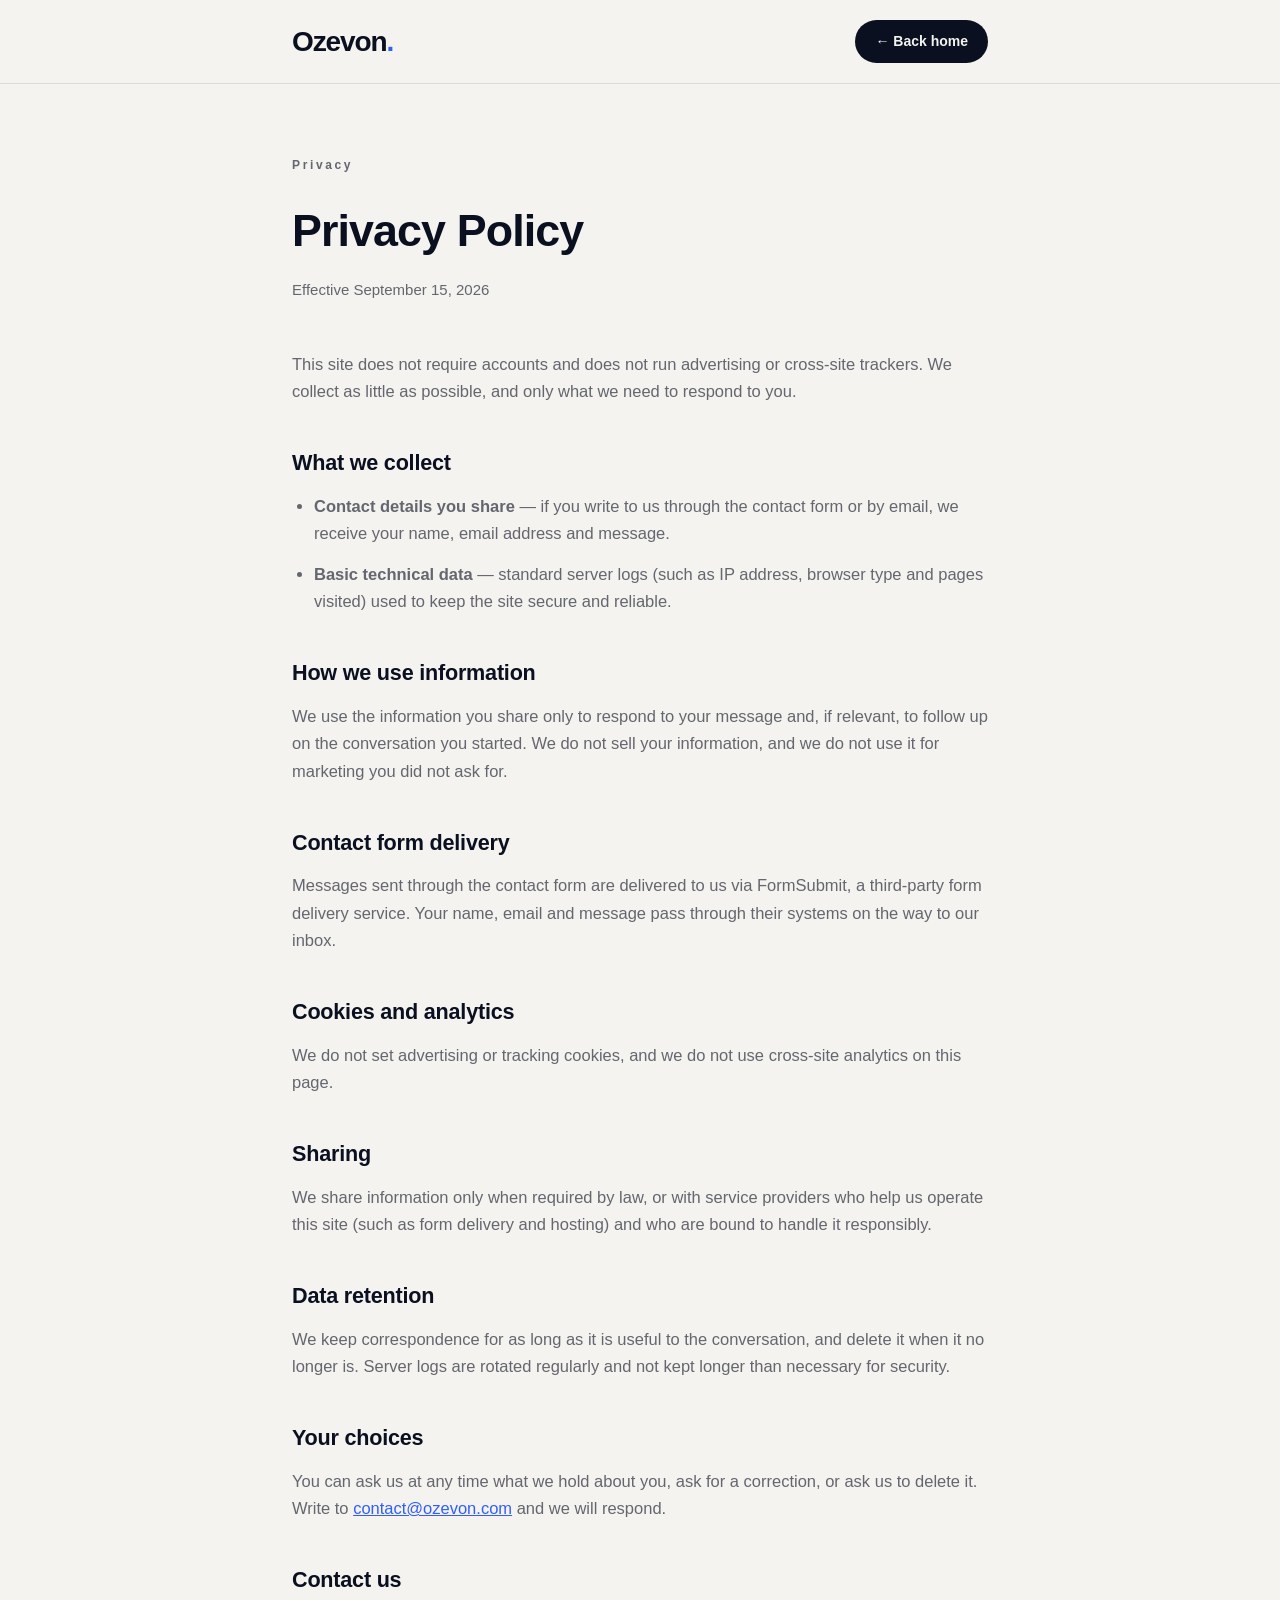
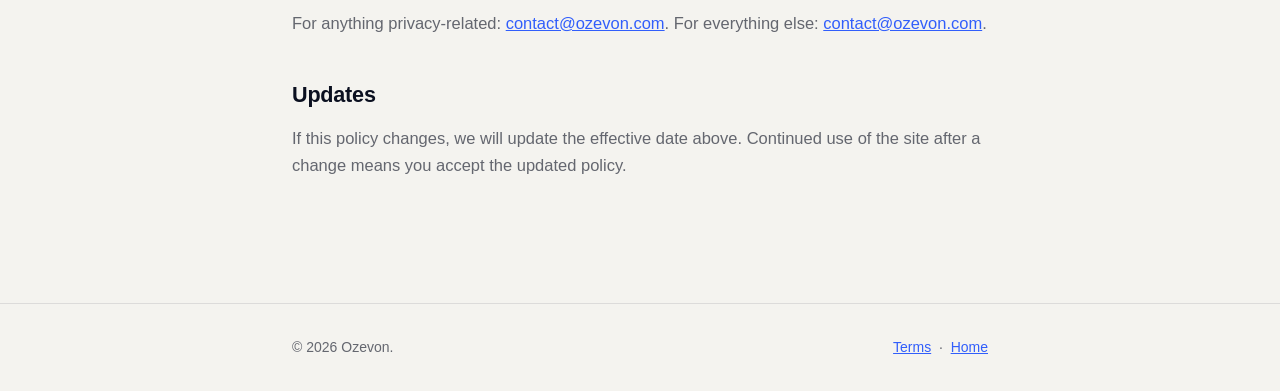
<file: privacy.html>
<!DOCTYPE html>
<html lang="en">
<head>
<meta charset="utf-8">
<meta name="viewport" content="width=device-width, initial-scale=1">
<title>Privacy — Ozevon</title>
<link rel="canonical" href="https://ozevon.com/privacy.html">
<meta name="description" content="How Ozevon handles information on ozevon.com.">
<link rel="icon" type="image/svg+xml" href="favicon.svg">
<link rel="apple-touch-icon" sizes="180x180" href="apple-touch-icon.png">
<meta name="theme-color" content="#F4F3EF" media="(prefers-color-scheme: light)">
<meta name="theme-color" content="#0B1020" media="(prefers-color-scheme: dark)">
<style>
:root{--cream:#F4F3EF;--ink:#0B1020;--blue:#315EFB;--ink60:rgba(11,16,32,.62);--line:rgba(11,16,32,.1);
--font:-apple-system,BlinkMacSystemFont,"Inter","Segoe UI",Roboto,sans-serif}
*{margin:0;padding:0;box-sizing:border-box}
body{font-family:var(--font);background:var(--cream);color:var(--ink);-webkit-font-smoothing:antialiased;line-height:1.65}
.top{border-bottom:1px solid var(--line)}
.top-in{max-width:760px;margin:0 auto;padding:20px 32px;display:flex;justify-content:space-between;align-items:center}
.wordmark{font-size:28px;line-height:1;font-weight:750;letter-spacing:-.04em;text-decoration:none;color:var(--ink)}.wordmark span{color:var(--blue)}
.back{display:inline-block;background:var(--ink);color:var(--cream);border-radius:999px;
padding:10px 20px;font-size:14px;font-weight:650;text-decoration:none}
main{max-width:760px;margin:0 auto;padding:72px 32px 110px}
.kicker{font-size:12px;letter-spacing:.22em;font-weight:700;margin-bottom:18px;color:var(--ink60)}
h1{font-size:clamp(2rem,4vw,2.8rem);letter-spacing:-.02em;margin-bottom:10px}
.eff{color:var(--ink60);margin-bottom:48px;font-size:15px}
h2{font-size:1.35rem;margin:40px 0 12px;letter-spacing:-.01em}
p,li{color:var(--ink60);font-size:16.5px;margin-bottom:14px}
ul{padding-left:22px}
a{color:var(--blue)}
.skip-link{position:absolute;top:12px;left:12px;z-index:100;background:var(--ink);color:#fff;padding:12px 18px;border-radius:8px;transform:translateY(-200%);text-decoration:none}
.skip-link:focus{transform:none;outline:3px solid var(--blue);outline-offset:3px}
footer{border-top:1px solid var(--line)}
.foot-in{max-width:760px;margin:0 auto;padding:32px;display:flex;justify-content:space-between;
gap:16px;flex-wrap:wrap;font-size:14px;color:var(--ink60)}
</style>
</head>
<body>
<a class="skip-link" href="#main-content">Skip to content</a>
<div class="top"><div class="top-in">
  <a class="wordmark" href="index.html" aria-label="Ozevon home">Ozevon<span>.</span></a>
  <a class="back" href="index.html">&#8592; Back home</a>
</div></div>
<main id="main-content" tabindex="-1">
  <p class="kicker">Privacy</p>
  <h1>Privacy Policy</h1>
  <p class="eff">Effective September 15, 2026</p>
  <p>This site does not require accounts and does not run advertising or cross-site trackers.
    We collect as little as possible, and only what we need to respond to you.</p>

  <h2>What we collect</h2>
  <ul>
    <li><strong>Contact details you share</strong> &mdash; if you write to us through the contact form or by email, we receive your name, email address and message.</li>
    <li><strong>Basic technical data</strong> &mdash; standard server logs (such as IP address, browser type and pages visited) used to keep the site secure and reliable.</li>
  </ul>

  <h2>How we use information</h2>
  <p>We use the information you share only to respond to your message and, if relevant, to follow up
    on the conversation you started. We do not sell your information, and we do not use it for marketing you did not ask for.</p>

  <h2>Contact form delivery</h2>
  <p>Messages sent through the contact form are delivered to us via FormSubmit, a third-party form
    delivery service. Your name, email and message pass through their systems on the way to our inbox.</p>

  <h2>Cookies and analytics</h2>
  <p>We do not set advertising or tracking cookies, and we do not use cross-site analytics on this page.</p>

  <h2>Sharing</h2>
  <p>We share information only when required by law, or with service providers who help us operate
    this site (such as form delivery and hosting) and who are bound to handle it responsibly.</p>

  <h2>Data retention</h2>
  <p>We keep correspondence for as long as it is useful to the conversation, and delete it when it no longer is.
    Server logs are rotated regularly and not kept longer than necessary for security.</p>

  <h2>Your choices</h2>
  <p>You can ask us at any time what we hold about you, ask for a correction, or ask us to delete it.
    Write to <a href="mailto:contact@ozevon.com">contact@ozevon.com</a> and we will respond.</p>

  <h2>Contact us</h2>
  <p>For anything privacy-related: <a href="mailto:contact@ozevon.com">contact@ozevon.com</a>.
    For everything else: <a href="mailto:contact@ozevon.com">contact@ozevon.com</a>.</p>

  <h2>Updates</h2>
  <p>If this policy changes, we will update the effective date above. Continued use of the site after
    a change means you accept the updated policy.</p>
</main>
<footer><div class="foot-in">
  <span>&copy; 2026 Ozevon.</span>
  <span><a href="terms.html">Terms</a> &nbsp;&middot;&nbsp; <a href="index.html">Home</a></span>
</div></footer>
</body>
</html>
</file>
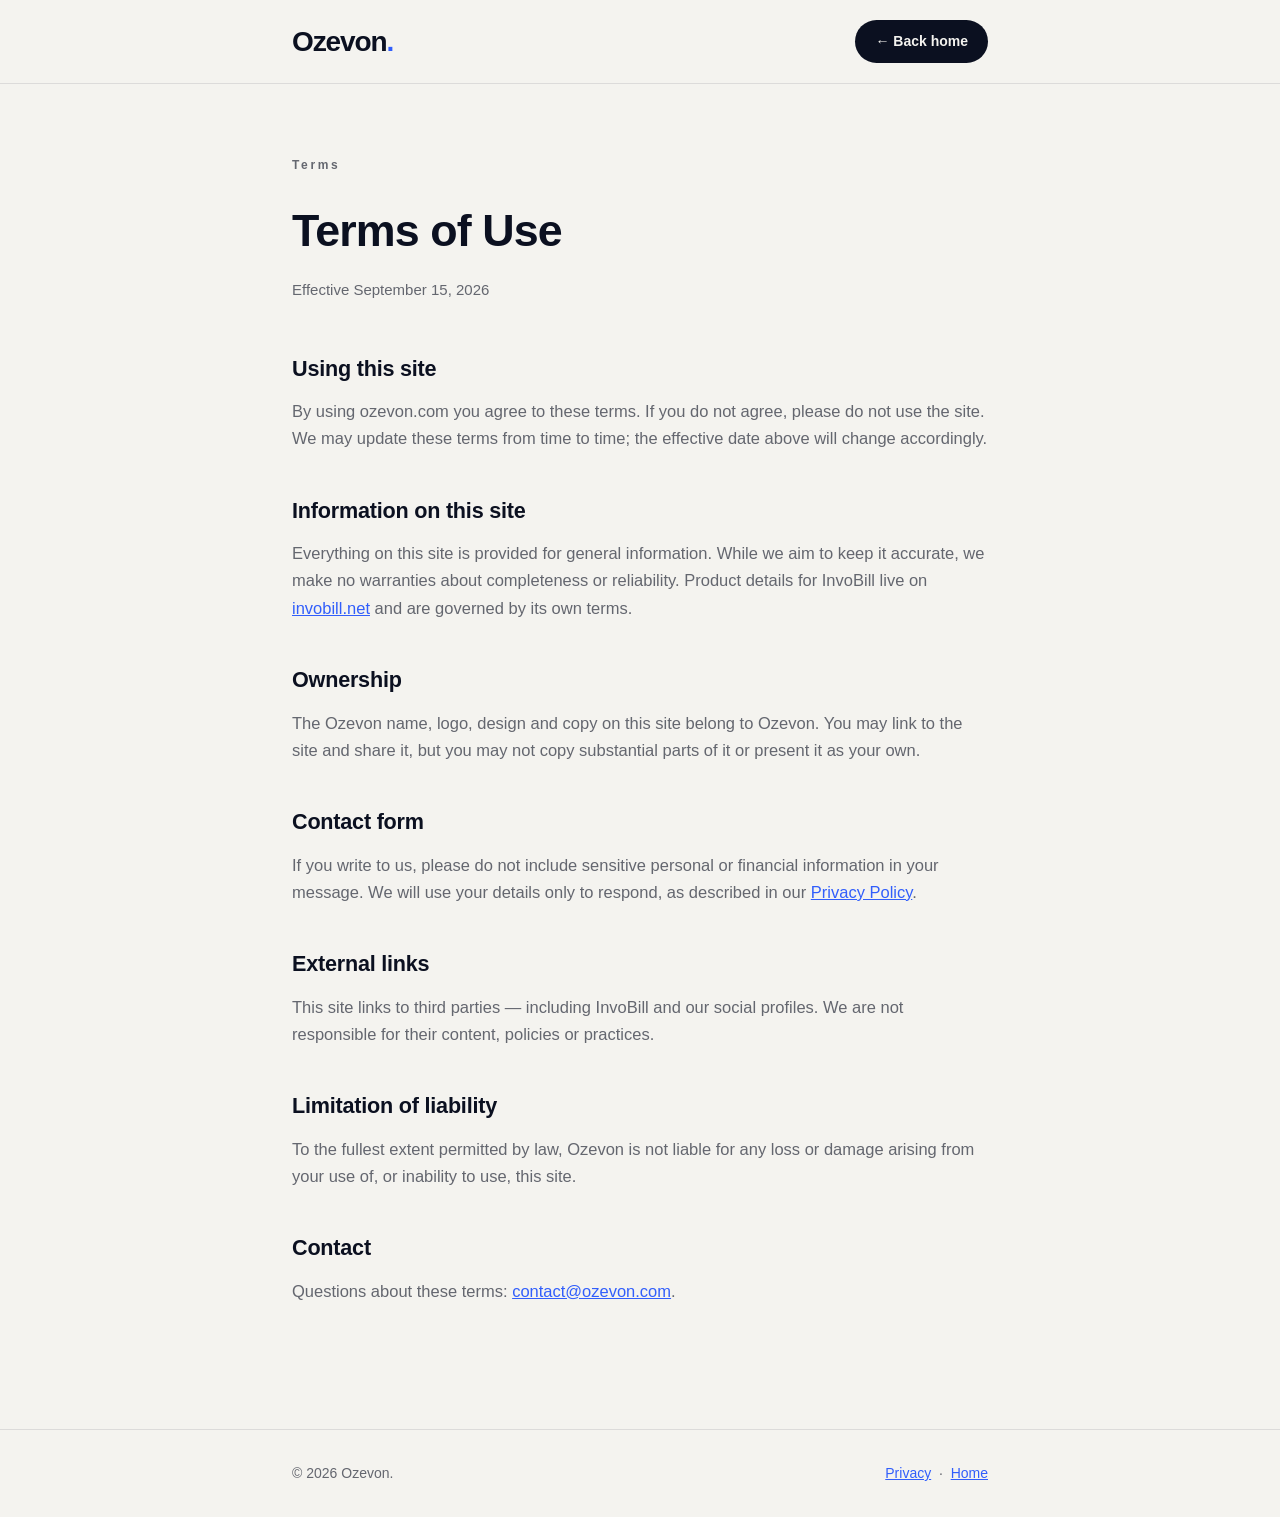
<file: terms.html>
<!DOCTYPE html>
<html lang="en">
<head>
<meta charset="utf-8">
<meta name="viewport" content="width=device-width, initial-scale=1">
<title>Terms — Ozevon</title>
<link rel="canonical" href="https://ozevon.com/terms.html">
<meta name="description" content="Terms of use for ozevon.com.">
<link rel="icon" type="image/svg+xml" href="favicon.svg">
<link rel="apple-touch-icon" sizes="180x180" href="apple-touch-icon.png">
<meta name="theme-color" content="#F4F3EF" media="(prefers-color-scheme: light)">
<meta name="theme-color" content="#0B1020" media="(prefers-color-scheme: dark)">
<style>
:root{--cream:#F4F3EF;--ink:#0B1020;--blue:#315EFB;--ink60:rgba(11,16,32,.62);--line:rgba(11,16,32,.1);
--font:-apple-system,BlinkMacSystemFont,"Inter","Segoe UI",Roboto,sans-serif}
*{margin:0;padding:0;box-sizing:border-box}
body{font-family:var(--font);background:var(--cream);color:var(--ink);-webkit-font-smoothing:antialiased;line-height:1.65}
.top{border-bottom:1px solid var(--line)}
.top-in{max-width:760px;margin:0 auto;padding:20px 32px;display:flex;justify-content:space-between;align-items:center}
.wordmark{font-size:28px;line-height:1;font-weight:750;letter-spacing:-.04em;text-decoration:none;color:var(--ink)}.wordmark span{color:var(--blue)}
.back{display:inline-block;background:var(--ink);color:var(--cream);border-radius:999px;
padding:10px 20px;font-size:14px;font-weight:650;text-decoration:none}
main{max-width:760px;margin:0 auto;padding:72px 32px 110px}
.kicker{font-size:12px;letter-spacing:.22em;font-weight:700;margin-bottom:18px;color:var(--ink60)}
h1{font-size:clamp(2rem,4vw,2.8rem);letter-spacing:-.02em;margin-bottom:10px}
.eff{color:var(--ink60);margin-bottom:48px;font-size:15px}
h2{font-size:1.35rem;margin:40px 0 12px;letter-spacing:-.01em}
p{color:var(--ink60);font-size:16.5px;margin-bottom:14px}
a{color:var(--blue)}
.skip-link{position:absolute;top:12px;left:12px;z-index:100;background:var(--ink);color:#fff;padding:12px 18px;border-radius:8px;transform:translateY(-200%);text-decoration:none}
.skip-link:focus{transform:none;outline:3px solid var(--blue);outline-offset:3px}
footer{border-top:1px solid var(--line)}
.foot-in{max-width:760px;margin:0 auto;padding:32px;display:flex;justify-content:space-between;
gap:16px;flex-wrap:wrap;font-size:14px;color:var(--ink60)}
</style>
</head>
<body>
<a class="skip-link" href="#main-content">Skip to content</a>
<div class="top"><div class="top-in">
  <a class="wordmark" href="index.html" aria-label="Ozevon home">Ozevon<span>.</span></a>
  <a class="back" href="index.html">&#8592; Back home</a>
</div></div>
<main id="main-content" tabindex="-1">
  <p class="kicker">Terms</p>
  <h1>Terms of Use</h1>
  <p class="eff">Effective September 15, 2026</p>

  <h2>Using this site</h2>
  <p>By using ozevon.com you agree to these terms. If you do not agree, please do not use the site.
    We may update these terms from time to time; the effective date above will change accordingly.</p>

  <h2>Information on this site</h2>
  <p>Everything on this site is provided for general information. While we aim to keep it accurate,
    we make no warranties about completeness or reliability. Product details for InvoBill live on
    <a href="https://invobill.net">invobill.net</a> and are governed by its own terms.</p>

  <h2>Ownership</h2>
  <p>The Ozevon name, logo, design and copy on this site belong to Ozevon. You may link to the site
    and share it, but you may not copy substantial parts of it or present it as your own.</p>

  <h2>Contact form</h2>
  <p>If you write to us, please do not include sensitive personal or financial information in your
    message. We will use your details only to respond, as described in our
    <a href="privacy.html">Privacy Policy</a>.</p>

  <h2>External links</h2>
  <p>This site links to third parties &mdash; including InvoBill and our social profiles. We are not
    responsible for their content, policies or practices.</p>

  <h2>Limitation of liability</h2>
  <p>To the fullest extent permitted by law, Ozevon is not liable for any loss or damage arising from
    your use of, or inability to use, this site.</p>

  <h2>Contact</h2>
  <p>Questions about these terms: <a href="mailto:contact@ozevon.com">contact@ozevon.com</a>.</p>
</main>
<footer><div class="foot-in">
  <span>&copy; 2026 Ozevon.</span>
  <span><a href="privacy.html">Privacy</a> &nbsp;&middot;&nbsp; <a href="index.html">Home</a></span>
</div></footer>
</body>
</html>
</file>
